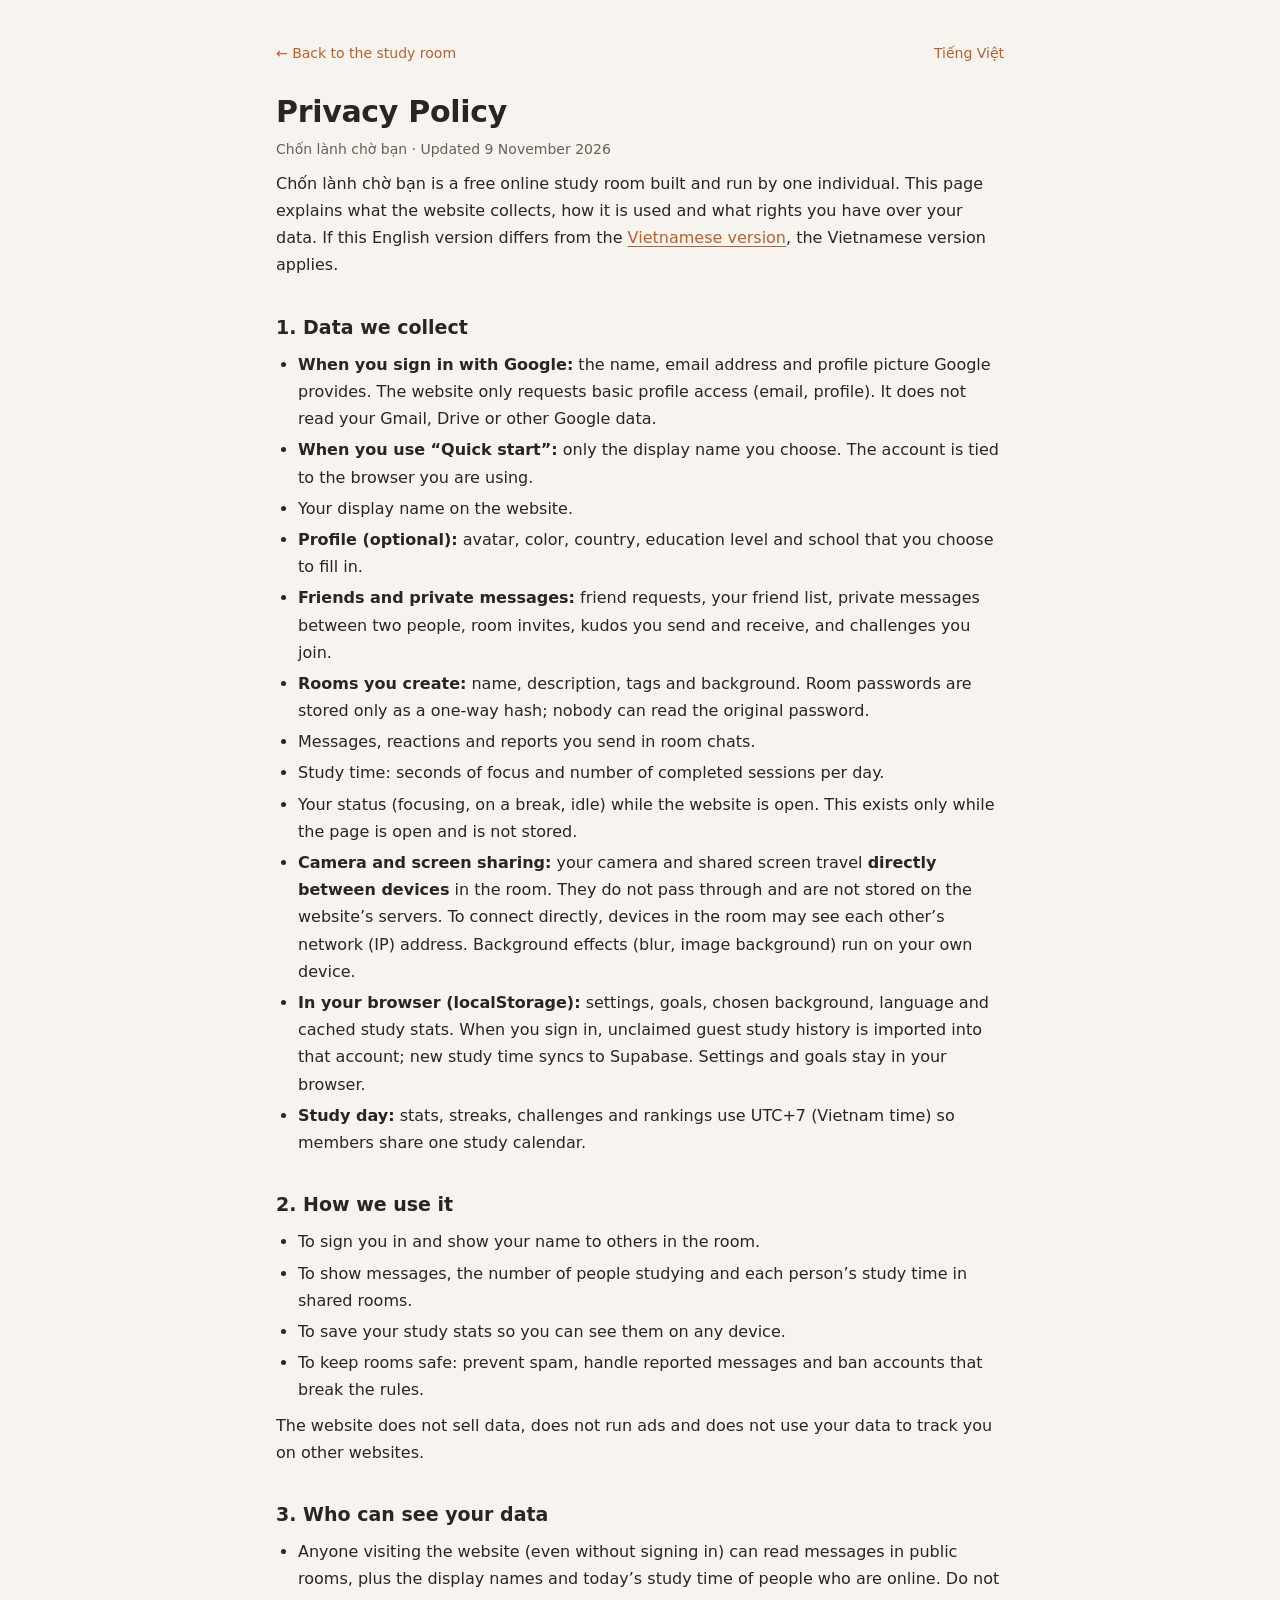
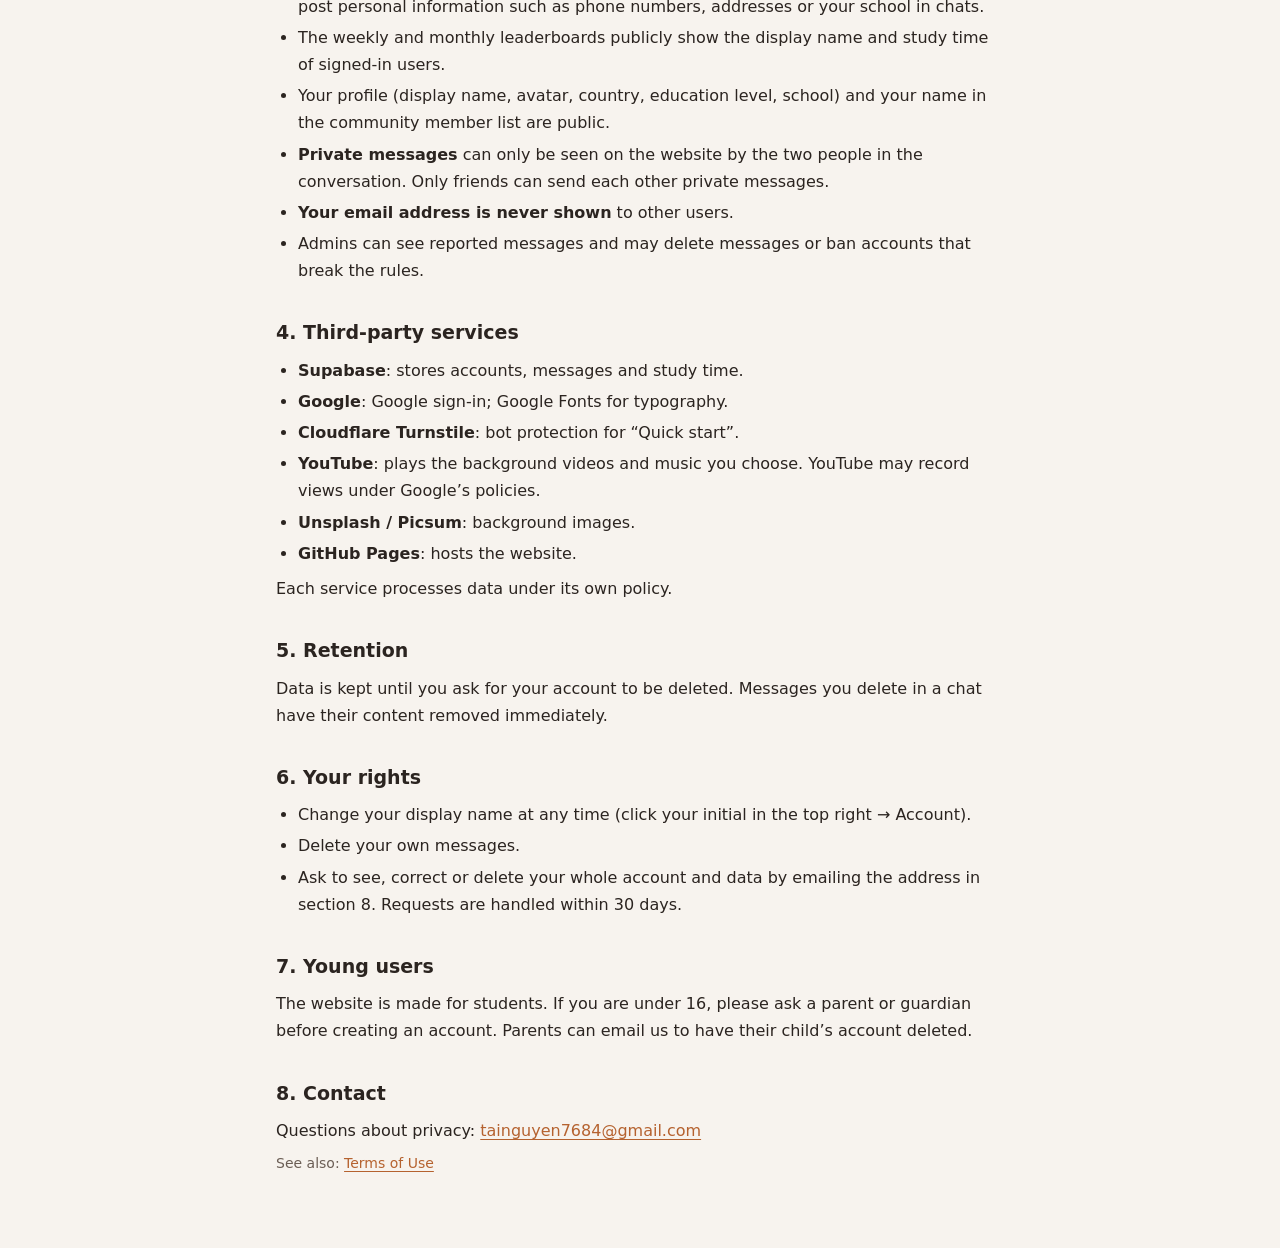
<file: privacy-en.html>
<!doctype html>
<html lang="en">
<head>
<meta charset="UTF-8" />
<meta name="viewport" content="width=device-width, initial-scale=1.0" />
<title>Privacy — Chốn lành chờ bạn</title>
<link rel="stylesheet" href="legal.css" />
</head>
<body>
<main>
  <a class="back" href="./">← Back to the study room</a> <a class="lang" href="privacy.html" lang="vi">Tiếng Việt</a>
  <h1>Privacy Policy</h1>
  <p class="meta">Chốn lành chờ bạn · Updated 9 November 2026</p>
  <p>Chốn lành chờ bạn is a free online study room built and run by one individual. This page explains what the website collects, how it is used and what rights you have over your data. If this English version differs from the <a href="privacy.html">Vietnamese version</a>, the Vietnamese version applies.</p>

  <h2>1. Data we collect</h2>
  <ul>
    <li><b>When you sign in with Google:</b> the name, email address and profile picture Google provides. The website only requests basic profile access (email, profile). It does not read your Gmail, Drive or other Google data.</li>
    <li><b>When you use “Quick start”:</b> only the display name you choose. The account is tied to the browser you are using.</li>
    <li>Your display name on the website.</li>
    <li><b>Profile (optional):</b> avatar, color, country, education level and school that you choose to fill in.</li>
    <li><b>Friends and private messages:</b> friend requests, your friend list, private messages between two people, room invites, kudos you send and receive, and challenges you join.</li>
    <li><b>Rooms you create:</b> name, description, tags and background. Room passwords are stored only as a one-way hash; nobody can read the original password.</li>
    <li>Messages, reactions and reports you send in room chats.</li>
    <li>Study time: seconds of focus and number of completed sessions per day.</li>
    <li>Your status (focusing, on a break, idle) while the website is open. This exists only while the page is open and is not stored.</li>
    <li><b>Camera and screen sharing:</b> your camera and shared screen travel <b>directly between devices</b> in the room. They do not pass through and are not stored on the website’s servers. To connect directly, devices in the room may see each other’s network (IP) address. Background effects (blur, image background) run on your own device.</li>
    <li><b>In your browser (localStorage):</b> settings, goals, chosen background, language and cached study stats. When you sign in, unclaimed guest study history is imported into that account; new study time syncs to Supabase. Settings and goals stay in your browser.</li>
    <li><b>Study day:</b> stats, streaks, challenges and rankings use UTC+7 (Vietnam time) so members share one study calendar.</li>
  </ul>

  <h2>2. How we use it</h2>
  <ul>
    <li>To sign you in and show your name to others in the room.</li>
    <li>To show messages, the number of people studying and each person’s study time in shared rooms.</li>
    <li>To save your study stats so you can see them on any device.</li>
    <li>To keep rooms safe: prevent spam, handle reported messages and ban accounts that break the rules.</li>
  </ul>
  <p>The website does not sell data, does not run ads and does not use your data to track you on other websites.</p>

  <h2>3. Who can see your data</h2>
  <ul>
    <li>Anyone visiting the website (even without signing in) can read messages in public rooms, plus the display names and today’s study time of people who are online. Do not post personal information such as phone numbers, addresses or your school in chats.</li>
    <li>The weekly and monthly leaderboards publicly show the display name and study time of signed-in users.</li>
    <li>Your profile (display name, avatar, country, education level, school) and your name in the community member list are public.</li>
    <li><b>Private messages</b> can only be seen on the website by the two people in the conversation. Only friends can send each other private messages.</li>
    <li><b>Your email address is never shown</b> to other users.</li>
    <li>Admins can see reported messages and may delete messages or ban accounts that break the rules.</li>
  </ul>

  <h2>4. Third-party services</h2>
  <ul>
    <li><b>Supabase</b>: stores accounts, messages and study time.</li>
    <li><b>Google</b>: Google sign-in; Google Fonts for typography.</li>
    <li><b>Cloudflare Turnstile</b>: bot protection for “Quick start”.</li>
    <li><b>YouTube</b>: plays the background videos and music you choose. YouTube may record views under Google’s policies.</li>
    <li><b>Unsplash / Picsum</b>: background images.</li>
    <li><b>GitHub Pages</b>: hosts the website.</li>
  </ul>
  <p>Each service processes data under its own policy.</p>

  <h2>5. Retention</h2>
  <p>Data is kept until you ask for your account to be deleted. Messages you delete in a chat have their content removed immediately.</p>

  <h2>6. Your rights</h2>
  <ul>
    <li>Change your display name at any time (click your initial in the top right → Account).</li>
    <li>Delete your own messages.</li>
    <li>Ask to see, correct or delete your whole account and data by emailing the address in section 8. Requests are handled within 30 days.</li>
  </ul>

  <h2>7. Young users</h2>
  <p>The website is made for students. If you are under 16, please ask a parent or guardian before creating an account. Parents can email us to have their child’s account deleted.</p>

  <h2>8. Contact</h2>
  <p>Questions about privacy: <a href="mailto:tainguyen7684@gmail.com">tainguyen7684@gmail.com</a></p>

  <p class="meta">See also: <a href="terms-en.html">Terms of Use</a></p>
</main>
</body>
</html>
</file>
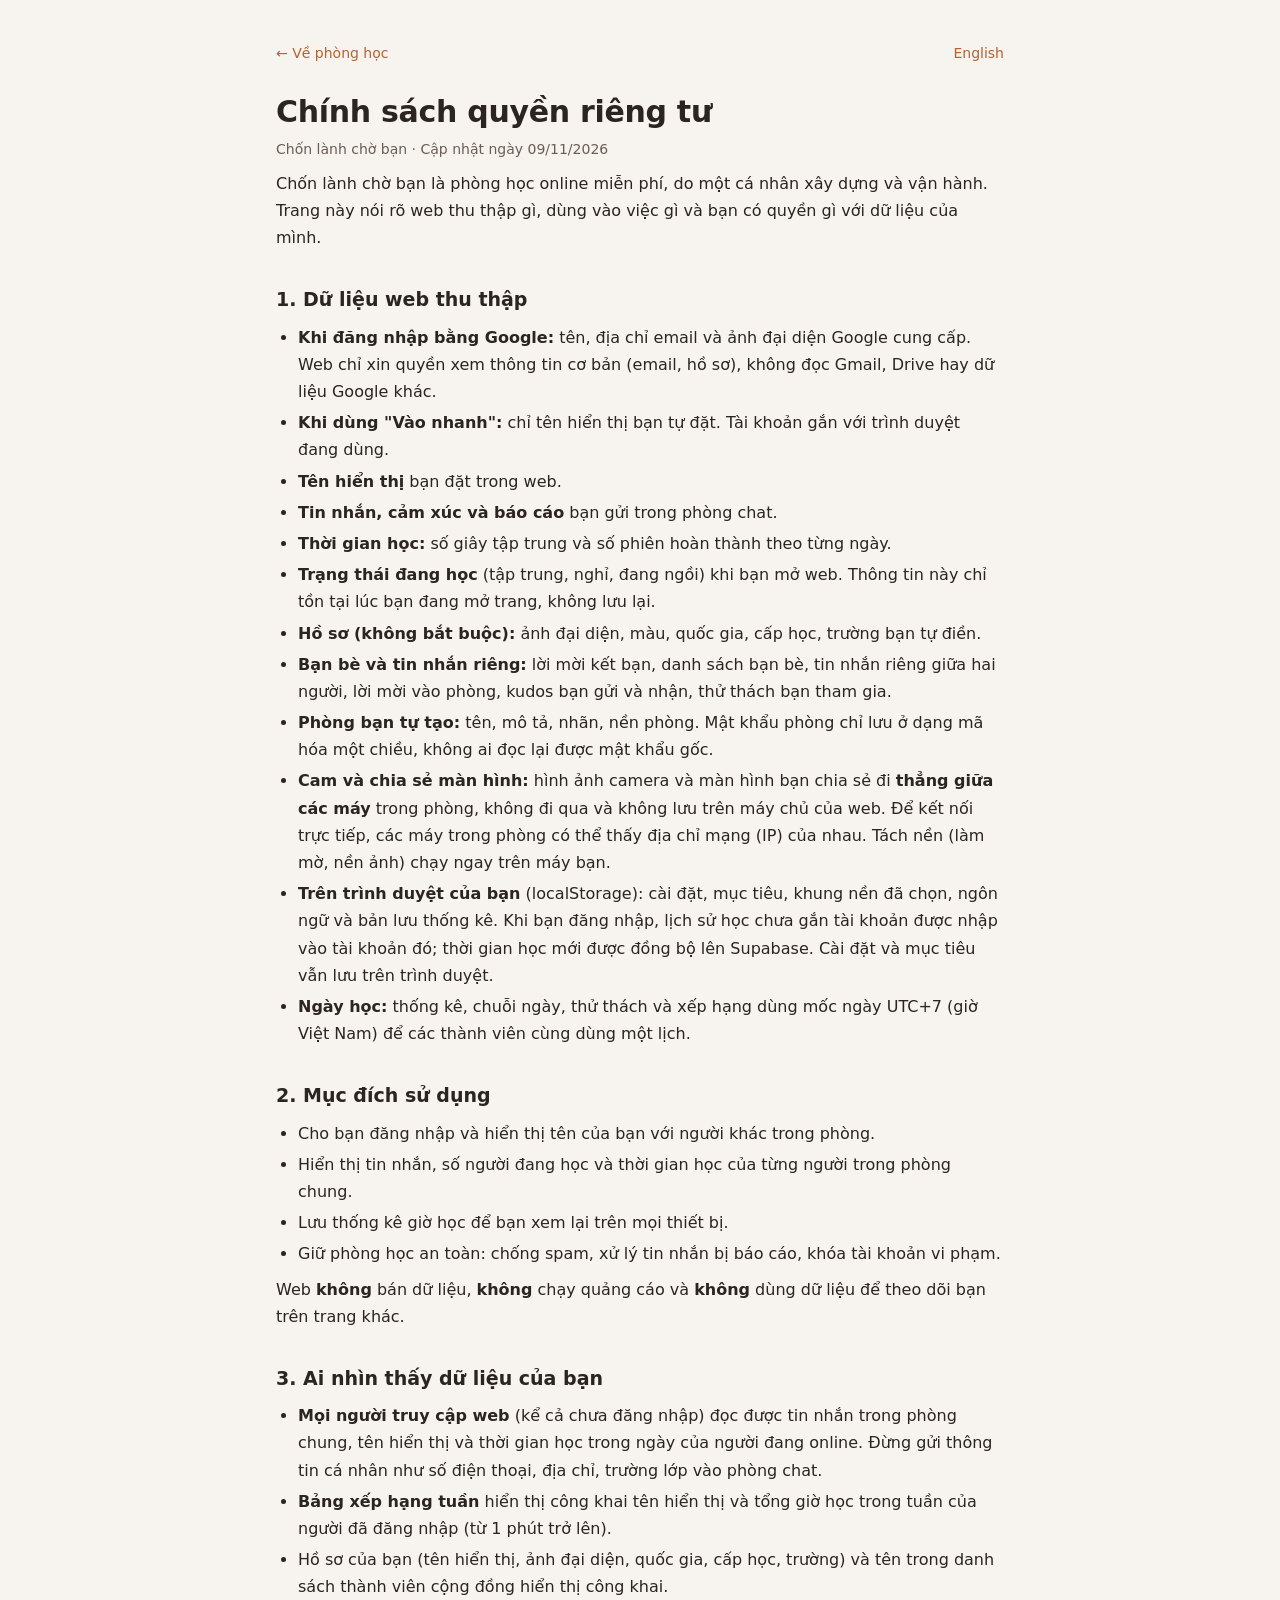
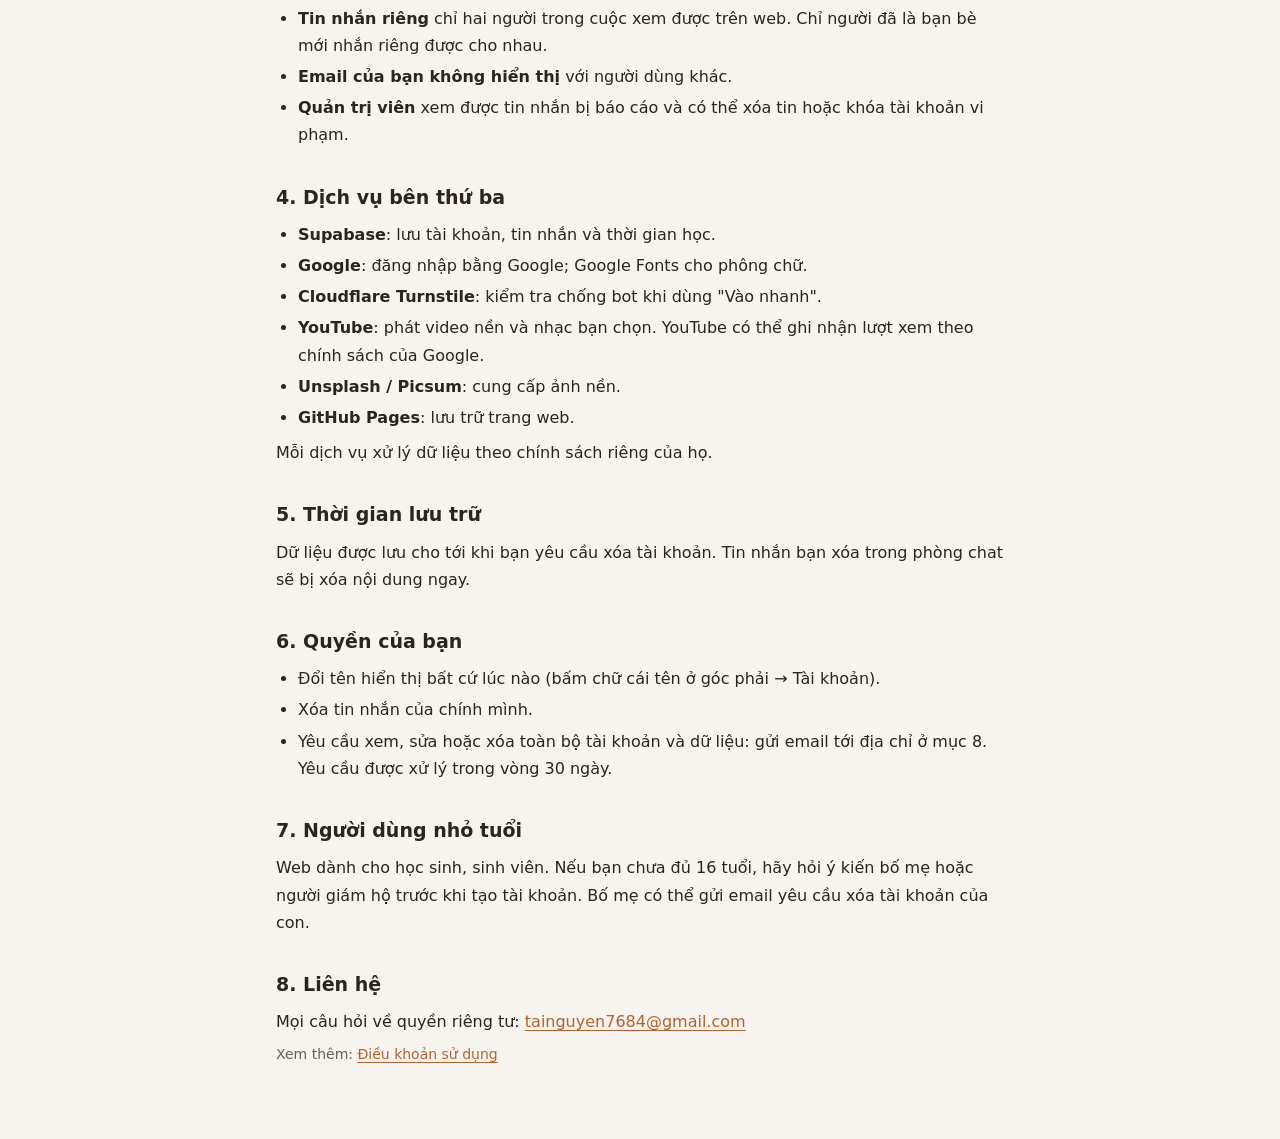
<file: privacy.html>
<!doctype html>
<html lang="vi">
<head>
<meta charset="UTF-8" />
<meta name="viewport" content="width=device-width, initial-scale=1.0" />
<title>Quyền riêng tư — Chốn lành chờ bạn</title>
<link rel="stylesheet" href="legal.css" />
</head>
<body>
<main>
  <a class="back" href="./">← Về phòng học</a> <a class="lang" href="privacy-en.html" lang="en">English</a>
  <h1>Chính sách quyền riêng tư</h1>
  <p class="meta">Chốn lành chờ bạn · Cập nhật ngày 09/11/2026</p>

  <p>Chốn lành chờ bạn là phòng học online miễn phí, do một cá nhân xây dựng và vận hành. Trang này nói rõ web thu thập gì, dùng vào việc gì và bạn có quyền gì với dữ liệu của mình.</p>

  <h2>1. Dữ liệu web thu thập</h2>
  <ul>
    <li><b>Khi đăng nhập bằng Google:</b> tên, địa chỉ email và ảnh đại diện Google cung cấp. Web chỉ xin quyền xem thông tin cơ bản (email, hồ sơ), không đọc Gmail, Drive hay dữ liệu Google khác.</li>
    <li><b>Khi dùng "Vào nhanh":</b> chỉ tên hiển thị bạn tự đặt. Tài khoản gắn với trình duyệt đang dùng.</li>
    <li><b>Tên hiển thị</b> bạn đặt trong web.</li>
    <li><b>Tin nhắn, cảm xúc và báo cáo</b> bạn gửi trong phòng chat.</li>
    <li><b>Thời gian học:</b> số giây tập trung và số phiên hoàn thành theo từng ngày.</li>
    <li><b>Trạng thái đang học</b> (tập trung, nghỉ, đang ngồi) khi bạn mở web. Thông tin này chỉ tồn tại lúc bạn đang mở trang, không lưu lại.</li>
    <li><b>Hồ sơ (không bắt buộc):</b> ảnh đại diện, màu, quốc gia, cấp học, trường bạn tự điền.</li>
    <li><b>Bạn bè và tin nhắn riêng:</b> lời mời kết bạn, danh sách bạn bè, tin nhắn riêng giữa hai người, lời mời vào phòng, kudos bạn gửi và nhận, thử thách bạn tham gia.</li>
    <li><b>Phòng bạn tự tạo:</b> tên, mô tả, nhãn, nền phòng. Mật khẩu phòng chỉ lưu ở dạng mã hóa một chiều, không ai đọc lại được mật khẩu gốc.</li>
    <li><b>Cam và chia sẻ màn hình:</b> hình ảnh camera và màn hình bạn chia sẻ đi <b>thẳng giữa các máy</b> trong phòng, không đi qua và không lưu trên máy chủ của web. Để kết nối trực tiếp, các máy trong phòng có thể thấy địa chỉ mạng (IP) của nhau. Tách nền (làm mờ, nền ảnh) chạy ngay trên máy bạn.</li>
    <li><b>Trên trình duyệt của bạn</b> (localStorage): cài đặt, mục tiêu, khung nền đã chọn, ngôn ngữ và bản lưu thống kê. Khi bạn đăng nhập, lịch sử học chưa gắn tài khoản được nhập vào tài khoản đó; thời gian học mới được đồng bộ lên Supabase. Cài đặt và mục tiêu vẫn lưu trên trình duyệt.</li>
    <li><b>Ngày học:</b> thống kê, chuỗi ngày, thử thách và xếp hạng dùng mốc ngày UTC+7 (giờ Việt Nam) để các thành viên cùng dùng một lịch.</li>
  </ul>

  <h2>2. Mục đích sử dụng</h2>
  <ul>
    <li>Cho bạn đăng nhập và hiển thị tên của bạn với người khác trong phòng.</li>
    <li>Hiển thị tin nhắn, số người đang học và thời gian học của từng người trong phòng chung.</li>
    <li>Lưu thống kê giờ học để bạn xem lại trên mọi thiết bị.</li>
    <li>Giữ phòng học an toàn: chống spam, xử lý tin nhắn bị báo cáo, khóa tài khoản vi phạm.</li>
  </ul>
  <p>Web <b>không</b> bán dữ liệu, <b>không</b> chạy quảng cáo và <b>không</b> dùng dữ liệu để theo dõi bạn trên trang khác.</p>

  <h2>3. Ai nhìn thấy dữ liệu của bạn</h2>
  <ul>
    <li><b>Mọi người truy cập web</b> (kể cả chưa đăng nhập) đọc được tin nhắn trong phòng chung, tên hiển thị và thời gian học trong ngày của người đang online. Đừng gửi thông tin cá nhân như số điện thoại, địa chỉ, trường lớp vào phòng chat.</li>
    <li><b>Bảng xếp hạng tuần</b> hiển thị công khai tên hiển thị và tổng giờ học trong tuần của người đã đăng nhập (từ 1 phút trở lên).</li>
    <li>Hồ sơ của bạn (tên hiển thị, ảnh đại diện, quốc gia, cấp học, trường) và tên trong danh sách thành viên cộng đồng hiển thị công khai.</li>
    <li><b>Tin nhắn riêng</b> chỉ hai người trong cuộc xem được trên web. Chỉ người đã là bạn bè mới nhắn riêng được cho nhau.</li>
    <li><b>Email của bạn không hiển thị</b> với người dùng khác.</li>
    <li><b>Quản trị viên</b> xem được tin nhắn bị báo cáo và có thể xóa tin hoặc khóa tài khoản vi phạm.</li>
  </ul>

  <h2>4. Dịch vụ bên thứ ba</h2>
  <ul>
    <li><b>Supabase</b>: lưu tài khoản, tin nhắn và thời gian học.</li>
    <li><b>Google</b>: đăng nhập bằng Google; Google Fonts cho phông chữ.</li>
    <li><b>Cloudflare Turnstile</b>: kiểm tra chống bot khi dùng "Vào nhanh".</li>
    <li><b>YouTube</b>: phát video nền và nhạc bạn chọn. YouTube có thể ghi nhận lượt xem theo chính sách của Google.</li>
    <li><b>Unsplash / Picsum</b>: cung cấp ảnh nền.</li>
    <li><b>GitHub Pages</b>: lưu trữ trang web.</li>
  </ul>
  <p>Mỗi dịch vụ xử lý dữ liệu theo chính sách riêng của họ.</p>

  <h2>5. Thời gian lưu trữ</h2>
  <p>Dữ liệu được lưu cho tới khi bạn yêu cầu xóa tài khoản. Tin nhắn bạn xóa trong phòng chat sẽ bị xóa nội dung ngay.</p>

  <h2>6. Quyền của bạn</h2>
  <ul>
    <li>Đổi tên hiển thị bất cứ lúc nào (bấm chữ cái tên ở góc phải → Tài khoản).</li>
    <li>Xóa tin nhắn của chính mình.</li>
    <li>Yêu cầu xem, sửa hoặc xóa toàn bộ tài khoản và dữ liệu: gửi email tới địa chỉ ở mục 8. Yêu cầu được xử lý trong vòng 30 ngày.</li>
  </ul>

  <h2>7. Người dùng nhỏ tuổi</h2>
  <p>Web dành cho học sinh, sinh viên. Nếu bạn chưa đủ 16 tuổi, hãy hỏi ý kiến bố mẹ hoặc người giám hộ trước khi tạo tài khoản. Bố mẹ có thể gửi email yêu cầu xóa tài khoản của con.</p>

  <h2>8. Liên hệ</h2>
  <p>Mọi câu hỏi về quyền riêng tư: <a href="mailto:tainguyen7684@gmail.com">tainguyen7684@gmail.com</a></p>

  <p class="meta">Xem thêm: <a href="terms.html">Điều khoản sử dụng</a></p>
</main>
</body>
</html>
</file>
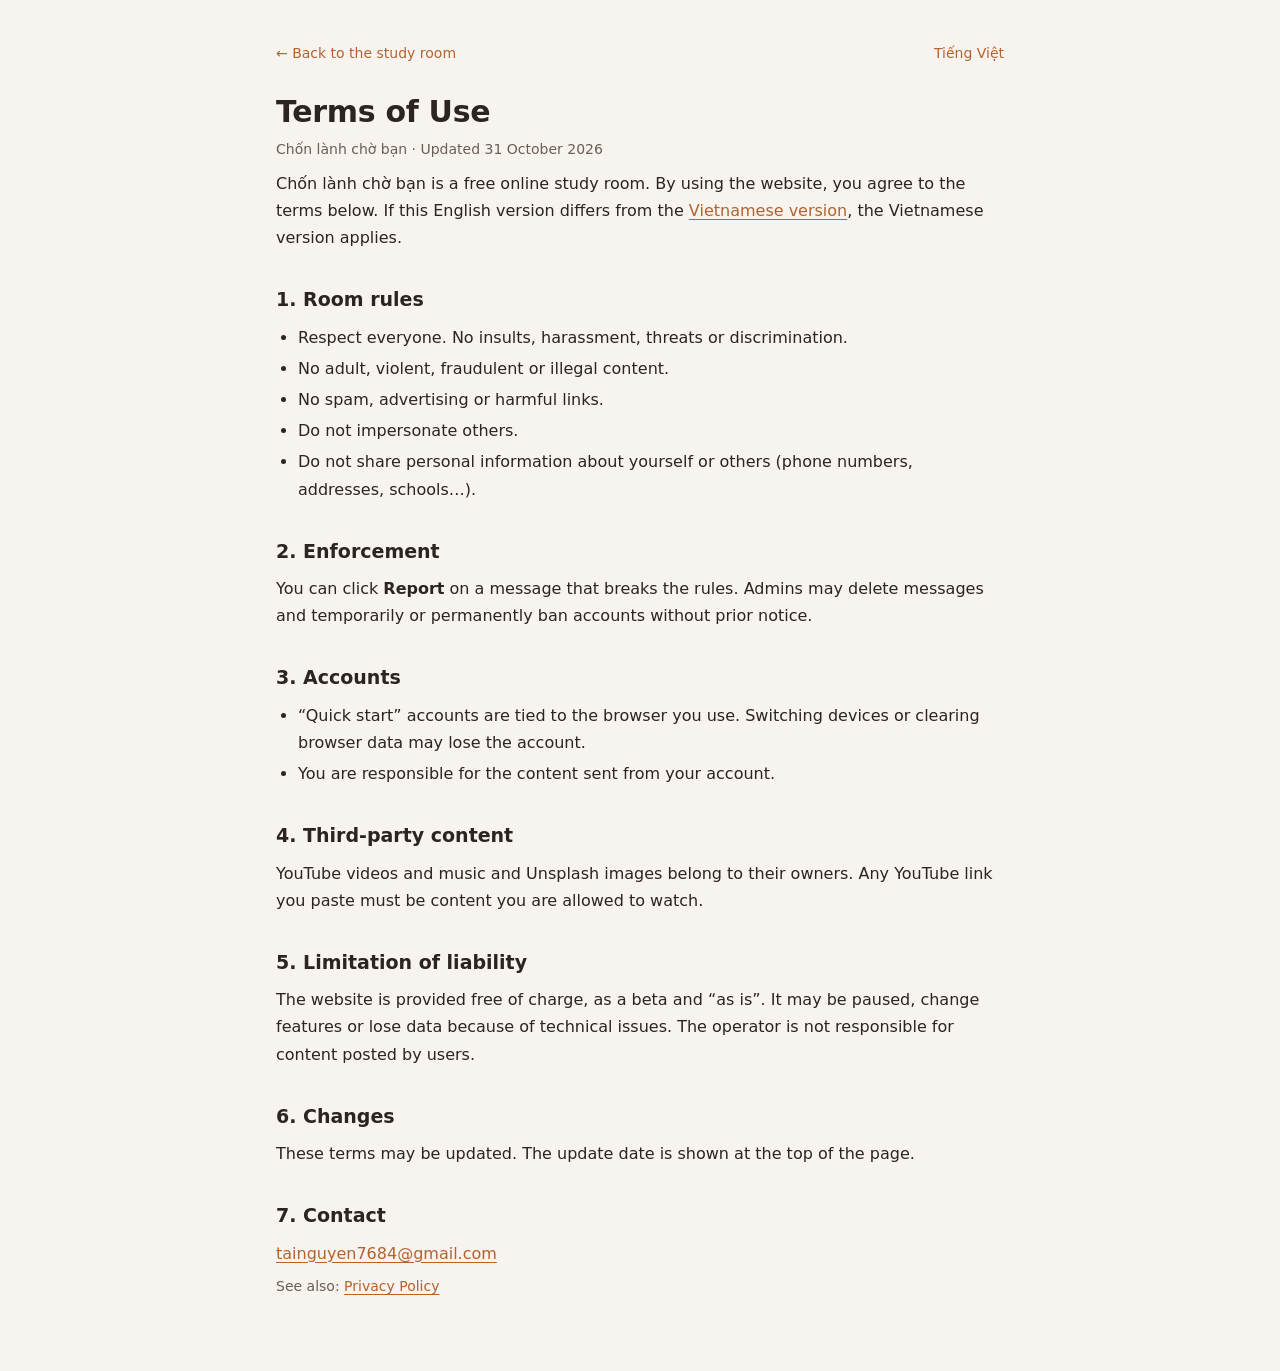
<file: terms-en.html>
<!doctype html>
<html lang="en">
<head>
<meta charset="UTF-8" />
<meta name="viewport" content="width=device-width, initial-scale=1.0" />
<title>Terms — Chốn lành chờ bạn</title>
<link rel="stylesheet" href="legal.css" />
</head>
<body>
<main>
  <a class="back" href="./">← Back to the study room</a> <a class="lang" href="terms.html" lang="vi">Tiếng Việt</a>
  <h1>Terms of Use</h1>
  <p class="meta">Chốn lành chờ bạn · Updated 31 October 2026</p>
  <p>Chốn lành chờ bạn is a free online study room. By using the website, you agree to the terms below. If this English version differs from the <a href="terms.html">Vietnamese version</a>, the Vietnamese version applies.</p>

  <h2>1. Room rules</h2>
  <ul>
    <li>Respect everyone. No insults, harassment, threats or discrimination.</li>
    <li>No adult, violent, fraudulent or illegal content.</li>
    <li>No spam, advertising or harmful links.</li>
    <li>Do not impersonate others.</li>
    <li>Do not share personal information about yourself or others (phone numbers, addresses, schools…).</li>
  </ul>

  <h2>2. Enforcement</h2>
  <p>You can click <b>Report</b> on a message that breaks the rules. Admins may delete messages and temporarily or permanently ban accounts without prior notice.</p>

  <h2>3. Accounts</h2>
  <ul>
    <li>“Quick start” accounts are tied to the browser you use. Switching devices or clearing browser data may lose the account.</li>
    <li>You are responsible for the content sent from your account.</li>
  </ul>

  <h2>4. Third-party content</h2>
  <p>YouTube videos and music and Unsplash images belong to their owners. Any YouTube link you paste must be content you are allowed to watch.</p>

  <h2>5. Limitation of liability</h2>
  <p>The website is provided free of charge, as a beta and “as is”. It may be paused, change features or lose data because of technical issues. The operator is not responsible for content posted by users.</p>

  <h2>6. Changes</h2>
  <p>These terms may be updated. The update date is shown at the top of the page.</p>

  <h2>7. Contact</h2>
  <p><a href="mailto:tainguyen7684@gmail.com">tainguyen7684@gmail.com</a></p>

  <p class="meta">See also: <a href="privacy-en.html">Privacy Policy</a></p>
</main>
</body>
</html>
</file>
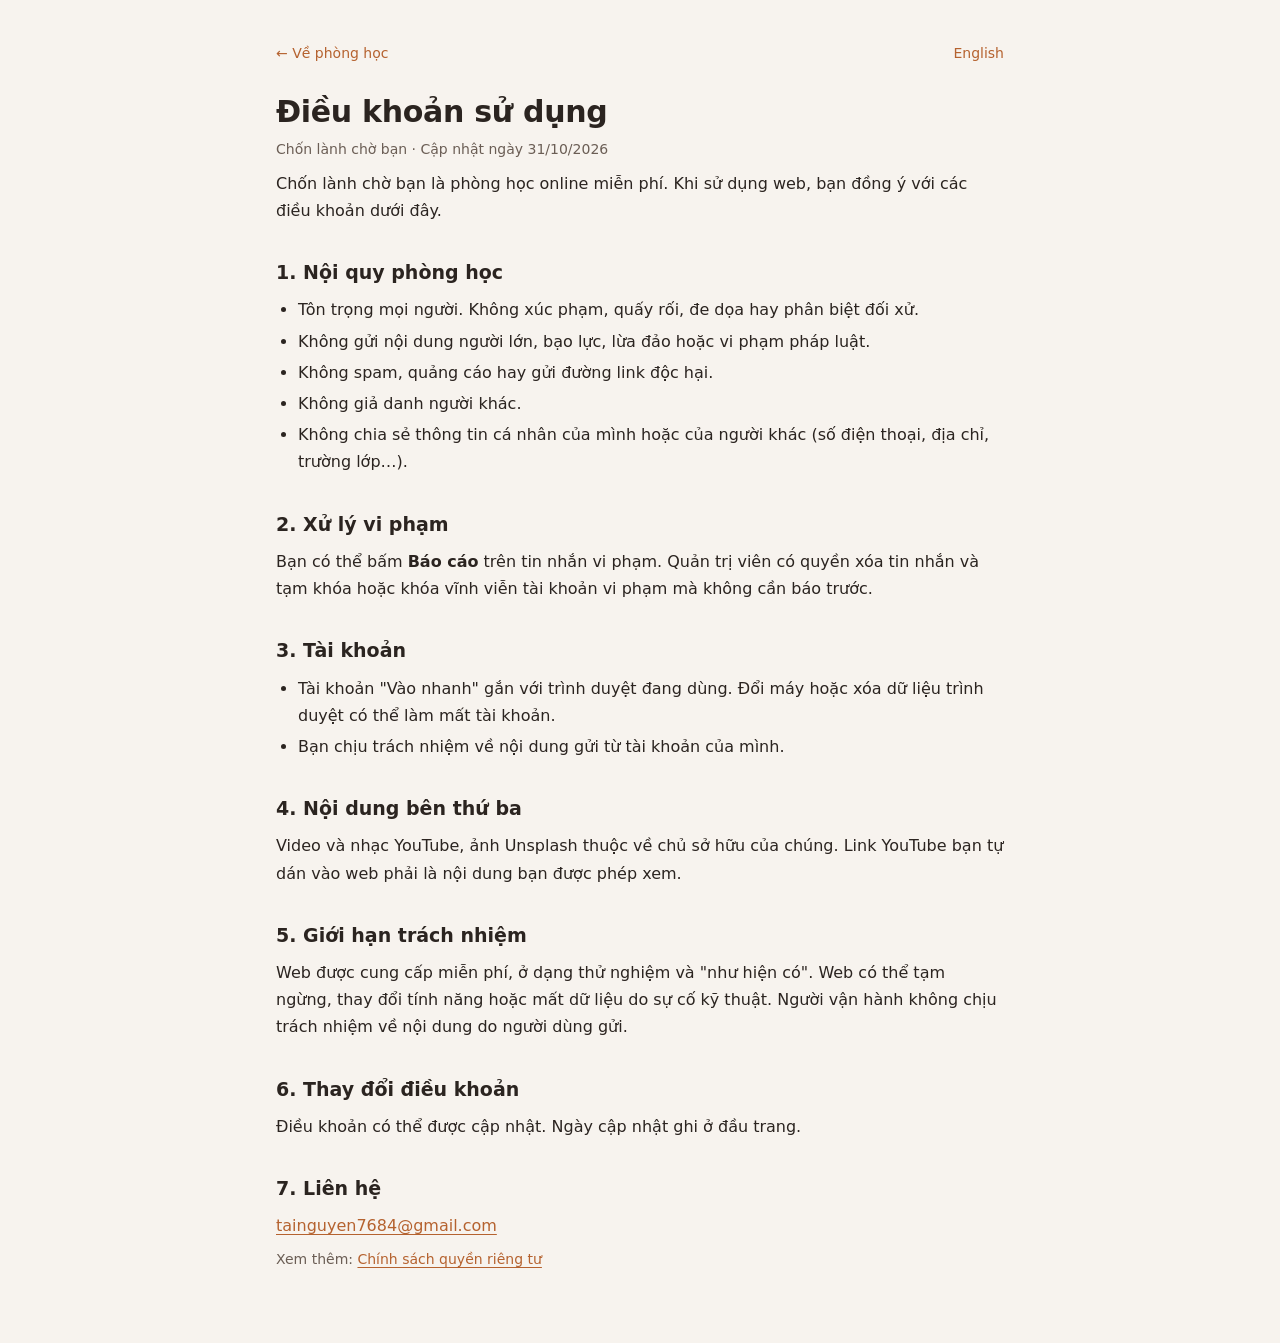
<file: terms.html>
<!doctype html>
<html lang="vi">
<head>
<meta charset="UTF-8" />
<meta name="viewport" content="width=device-width, initial-scale=1.0" />
<title>Điều khoản — Chốn lành chờ bạn</title>
<link rel="stylesheet" href="legal.css" />
</head>
<body>
<main>
  <a class="back" href="./">← Về phòng học</a> <a class="lang" href="terms-en.html" lang="en">English</a>
  <h1>Điều khoản sử dụng</h1>
  <p class="meta">Chốn lành chờ bạn · Cập nhật ngày 31/10/2026</p>

  <p>Chốn lành chờ bạn là phòng học online miễn phí. Khi sử dụng web, bạn đồng ý với các điều khoản dưới đây.</p>

  <h2>1. Nội quy phòng học</h2>
  <ul>
    <li>Tôn trọng mọi người. Không xúc phạm, quấy rối, đe dọa hay phân biệt đối xử.</li>
    <li>Không gửi nội dung người lớn, bạo lực, lừa đảo hoặc vi phạm pháp luật.</li>
    <li>Không spam, quảng cáo hay gửi đường link độc hại.</li>
    <li>Không giả danh người khác.</li>
    <li>Không chia sẻ thông tin cá nhân của mình hoặc của người khác (số điện thoại, địa chỉ, trường lớp…).</li>
  </ul>

  <h2>2. Xử lý vi phạm</h2>
  <p>Bạn có thể bấm <b>Báo cáo</b> trên tin nhắn vi phạm. Quản trị viên có quyền xóa tin nhắn và tạm khóa hoặc khóa vĩnh viễn tài khoản vi phạm mà không cần báo trước.</p>

  <h2>3. Tài khoản</h2>
  <ul>
    <li>Tài khoản "Vào nhanh" gắn với trình duyệt đang dùng. Đổi máy hoặc xóa dữ liệu trình duyệt có thể làm mất tài khoản.</li>
    <li>Bạn chịu trách nhiệm về nội dung gửi từ tài khoản của mình.</li>
  </ul>

  <h2>4. Nội dung bên thứ ba</h2>
  <p>Video và nhạc YouTube, ảnh Unsplash thuộc về chủ sở hữu của chúng. Link YouTube bạn tự dán vào web phải là nội dung bạn được phép xem.</p>

  <h2>5. Giới hạn trách nhiệm</h2>
  <p>Web được cung cấp miễn phí, ở dạng thử nghiệm và "như hiện có". Web có thể tạm ngừng, thay đổi tính năng hoặc mất dữ liệu do sự cố kỹ thuật. Người vận hành không chịu trách nhiệm về nội dung do người dùng gửi.</p>

  <h2>6. Thay đổi điều khoản</h2>
  <p>Điều khoản có thể được cập nhật. Ngày cập nhật ghi ở đầu trang.</p>

  <h2>7. Liên hệ</h2>
  <p><a href="mailto:tainguyen7684@gmail.com">tainguyen7684@gmail.com</a></p>

  <p class="meta">Xem thêm: <a href="privacy.html">Chính sách quyền riêng tư</a></p>
</main>
</body>
</html>
</file>
<file: legal.css>
:root { --bg: #f7f3ee; --ink: #2b2420; --ink-2: #6b5e55; --accent: #b5622f; --card: #fff; --line: #e8ded4; }
@media (prefers-color-scheme: dark) {
  :root { --bg: #1b1d27; --ink: #eceef5; --ink-2: #a6abbd; --accent: #f4a873; --card: #232634; --line: #30344a; }
}
* { box-sizing: border-box; }
body { margin: 0; background: var(--bg); color: var(--ink); font: 16px/1.7 system-ui, -apple-system, 'Segoe UI', sans-serif; }
main { max-width: 760px; margin: 0 auto; padding: 32px 16px 64px; }
h1 { font-size: 30px; line-height: 1.2; margin: 18px 0 4px; letter-spacing: -0.01em; }
h2 { font-size: 19px; margin: 32px 0 8px; }
p, ul { margin: 8px 0; }
ul { padding-left: 22px; }
li { margin: 4px 0; }
a { color: var(--accent); }
.meta { color: var(--ink-2); font-size: 14px; }
.back { font-size: 14px; text-decoration: none; }
.lang { float: right; font-size: 14px; text-decoration: none; }
a { overflow-wrap: anywhere; text-underline-offset: 3px; }
a:focus-visible { outline: 2px solid var(--accent); outline-offset: 4px; border-radius: 3px; }
.back, .lang { display: inline-flex; align-items: center; min-height: 44px; }
@media (max-width: 380px) { .lang { float: none; margin-left: 12px; } h1 { font-size: 27px; } }
</file>
